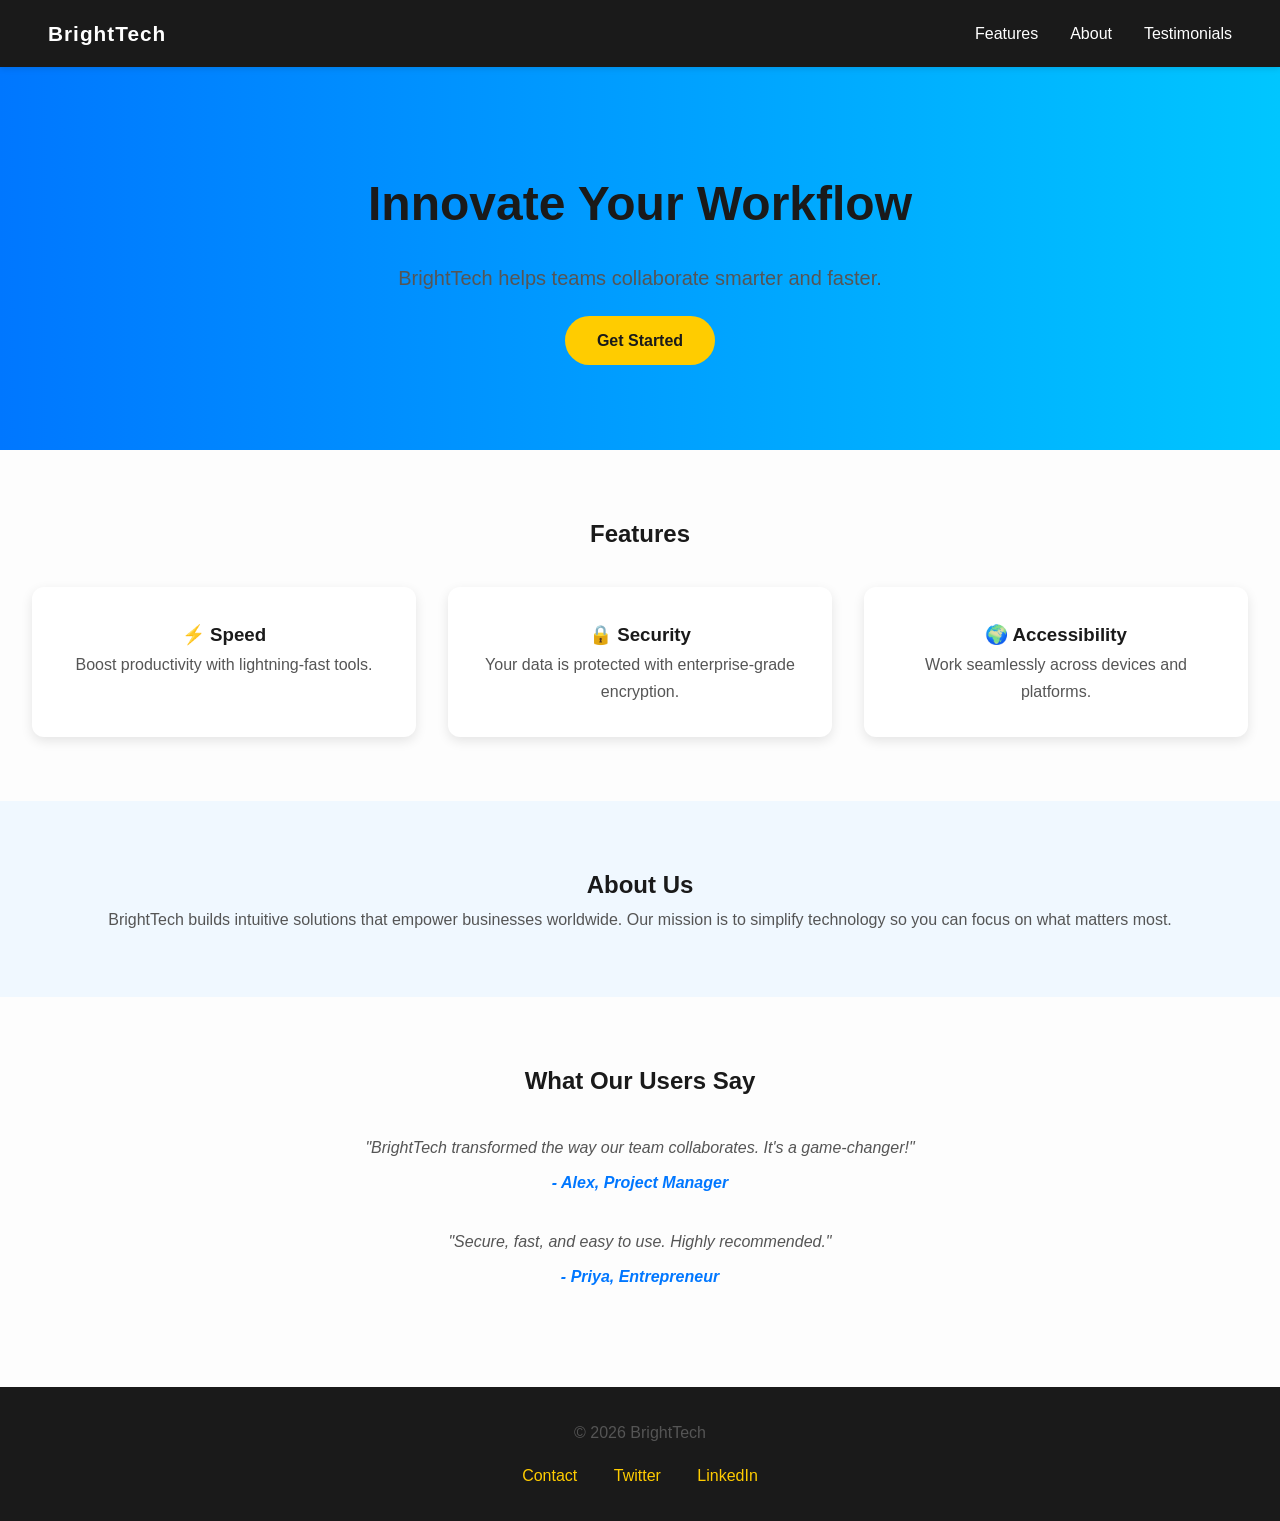
<file: landing_slide/index.html>
<!DOCTYPE html>
<html lang="en">
<head>
  <meta charset="UTF-8">
  <meta name="viewport" content="width=device-width, initial-scale=1.0">
  <title>BrightTech Landing Page</title>
  <link rel="stylesheet" href="style.css">
</head>
<body>
  <!-- Navigation -->
  <nav class="navbar">
    <div class="logo">BrightTech</div>
    <ul class="nav-links">
      <li><a href="#features">Features</a></li>
      <li><a href="#about">About</a></li>
      <li><a href="#testimonials">Testimonials</a></li>
    </ul>
  </nav>

  <!-- Hero Section -->
  <section class="hero">
    <div class="hero-content">
      <h1>Innovate Your Workflow</h1>
      <p>BrightTech helps teams collaborate smarter and faster.</p>
      <a href="#features" class="cta-btn">Get Started</a>
    </div>
  </section>

  <!-- Features Section -->
  <section id="features" class="content-section">
    <h2>Features</h2>
    <div class="features-grid">
      <div class="feature-card">
        <h3>⚡ Speed</h3>
        <p>Boost productivity with lightning-fast tools.</p>
      </div>
      <div class="feature-card">
        <h3>🔒 Security</h3>
        <p>Your data is protected with enterprise-grade encryption.</p>
      </div>
      <div class="feature-card">
        <h3>🌍 Accessibility</h3>
        <p>Work seamlessly across devices and platforms.</p>
      </div>
    </div>
  </section>

  <!-- About Section -->
  <section id="about" class="content-section alt-bg">
    <h2>About Us</h2>
    <p>BrightTech builds intuitive solutions that empower businesses worldwide. Our mission is to simplify technology so you can focus on what matters most.</p>
  </section>

  <!-- Testimonials Section -->
  <section id="testimonials" class="content-section">
    <h2>What Our Users Say</h2>
    <div class="testimonial">
      <p>"BrightTech transformed the way our team collaborates. It's a game-changer!"</p>
      <span>- Alex, Project Manager</span>
    </div>
    <div class="testimonial">
      <p>"Secure, fast, and easy to use. Highly recommended."</p>
      <span>- Priya, Entrepreneur</span>
    </div>
  </section>

  <!-- Footer -->
  <footer>
    <p>© 2026 BrightTech</p>
    <div class="footer-links">
      <a href="#">Contact</a>
      <a href="#">Twitter</a>
      <a href="#">LinkedIn</a>
    </div>
  </footer>
</body>
</html>
</file>
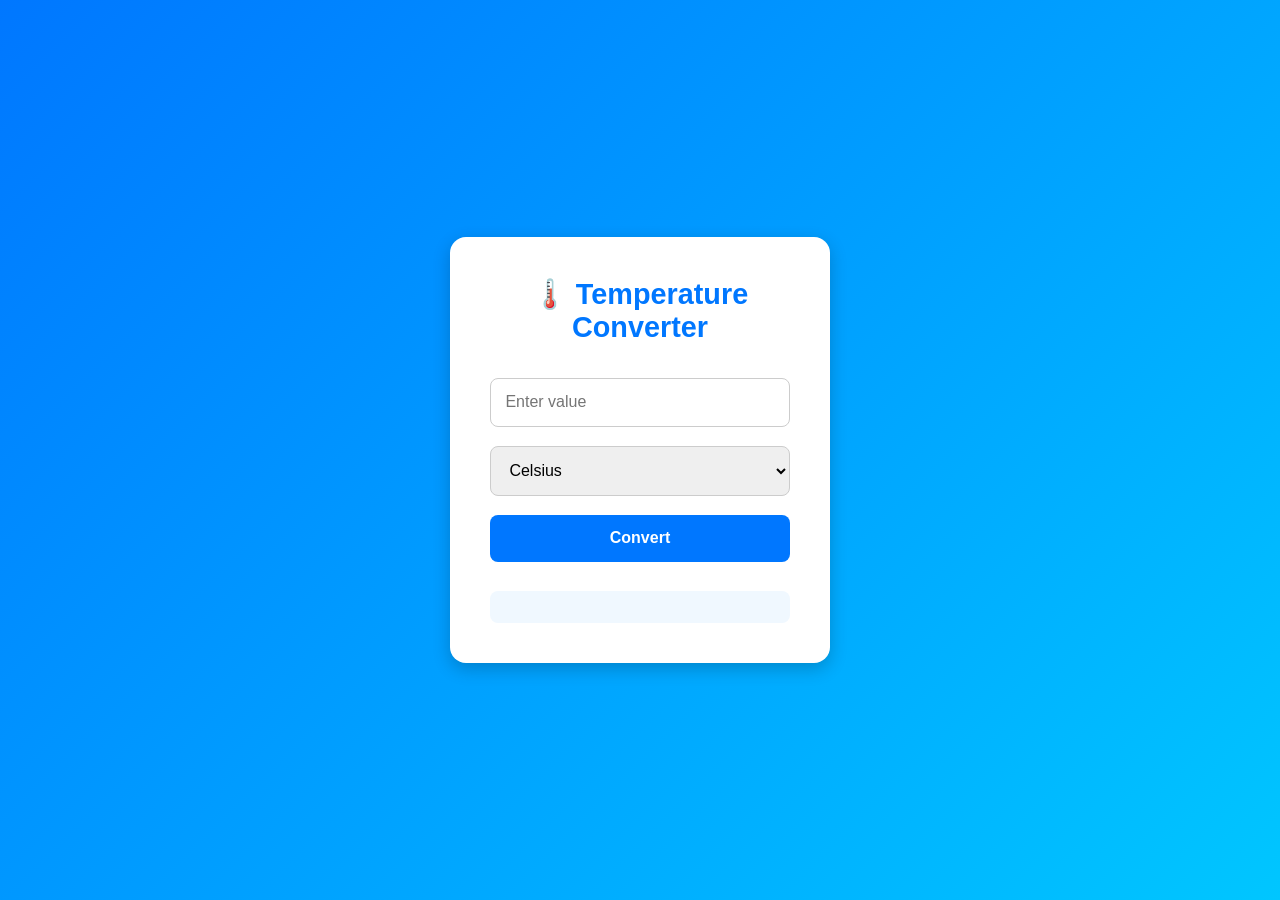
<file: temperature/index.html>
<!DOCTYPE html>
<html lang="en">
<head>
  <meta charset="UTF-8">
  <meta name="viewport" content="width=device-width, initial-scale=1.0">
  <title>Temperature Converter</title>
  <link rel="stylesheet" href="style.css">
</head>
<body>
  <div class="container">
    <h1>🌡️ Temperature Converter</h1>
    <div class="converter">
      <input type="number" id="tempInput" placeholder="Enter value">
      
      <select id="unitInput">
        <option value="C">Celsius</option>
        <option value="F">Fahrenheit</option>
        <option value="K">Kelvin</option>
      </select>
      
      <button onclick="convertTemp()">Convert</button>
      
      <div id="result"></div>
    </div>
  </div>
  
  <script src="script.js"></script>
</body>
</html>
</file>
<file: landing_slide/style.css>
/* Reset */
* {
  margin: 0;
  padding: 0;
  box-sizing: border-box;
}

/* Fonts & Colors */
body {
  font-family: 'Segoe UI', Roboto, sans-serif;
  line-height: 1.7;
  color: #2c3e50;
  background-color: #fdfdfd;
}

h1, h2, h3 {
  font-weight: 600;
  color: #1a1a1a;
}

p {
  color: #555;
}

a {
  text-decoration: none;
  color: inherit;
}

/* Navbar */
.navbar {
  position: sticky;
  top: 0;
  background: #1a1a1a;
  color: #fff;
  display: flex;
  justify-content: space-between;
  align-items: center;
  padding: 1rem 3rem;
  box-shadow: 0 2px 6px rgba(0,0,0,0.1);
}

.logo {
  font-size: 1.3rem;
  font-weight: bold;
  letter-spacing: 1px;
}

.nav-links {
  list-style: none;
  display: flex;
  gap: 2rem;
}

.nav-links a {
  color: #fff;
  transition: color 0.3s ease;
}

.nav-links a:hover {
  color: #ffcc00;
}

/* Hero */
.hero {
  background: linear-gradient(to right, #0077ff, #00c6ff);
  color: #fff;
  text-align: center;
  padding: 6rem 2rem;
}

.hero h1 {
  font-size: 3rem;
  margin-bottom: 1rem;
}

.hero p {
  font-size: 1.25rem;
  margin-bottom: 2rem;
}

.cta-btn {
  background: #ffcc00;
  color: #1a1a1a;
  padding: 1rem 2rem;
  border-radius: 50px;
  font-weight: bold;
  transition: background 0.3s ease;
}

.cta-btn:hover {
  background: #ffd633;
}

/* Content Sections */
.content-section {
  padding: 4rem 2rem;
  text-align: center;
}

.alt-bg {
  background: #f0f8ff;
}

.features-grid {
  display: flex;
  flex-wrap: wrap;
  gap: 2rem;
  justify-content: center;
  margin-top: 2rem;
}

.feature-card {
  background: #fff;
  padding: 2rem;
  border-radius: 12px;
  box-shadow: 0 4px 12px rgba(0,0,0,0.1);
  flex: 1 1 280px;
  transition: transform 0.3s ease;
}

.feature-card:hover {
  transform: translateY(-5px);
}

/* Testimonials */
.testimonial {
  margin: 2rem auto;
  max-width: 600px;
  font-style: italic;
  color: #333;
}

.testimonial span {
  display: block;
  margin-top: 0.5rem;
  font-weight: bold;
  color: #0077ff;
}

/* Footer */
footer {
  background: #1a1a1a;
  color: #fff;
  text-align: center;
  padding: 2rem;
}

.footer-links {
  margin-top: 1rem;
}

.footer-links a {
  margin: 0 1rem;
  color: #ffcc00;
  transition: color 0.3s ease;
}

.footer-links a:hover {
  color: #ffd633;
}

/* Responsive */
@media (max-width: 768px) {
  .features-grid {
    flex-direction: column;
    align-items: center;
  }

  .hero h1 {
    font-size: 2.2rem;
  }

  .hero p {
    font-size: 1rem;
  }
}
</file>
<file: temperature/style.css>
/* Reset */
* {
  margin: 0;
  padding: 0;
  box-sizing: border-box;
}

/* Body */
body {
  font-family: 'Segoe UI', Roboto, sans-serif;
  background: linear-gradient(135deg, #0077ff, #00c6ff);
  color: #333;
  display: flex;
  justify-content: center;
  align-items: center;
  height: 100vh;
}

/* Container */
.container {
  background: #fff;
  padding: 2.5rem;
  border-radius: 16px;
  box-shadow: 0 6px 18px rgba(0,0,0,0.2);
  text-align: center;
  width: 380px;
  animation: fadeIn 0.8s ease-in-out;
}

/* Title */
h1 {
  margin-bottom: 1.5rem;
  color: #0077ff;
  font-size: 1.8rem;
}

/* Converter Elements */
.converter input, 
.converter select, 
.converter button {
  width: 100%;
  padding: 0.9rem;
  margin: 0.6rem 0;
  border-radius: 8px;
  border: 1px solid #ccc;
  font-size: 1rem;
  transition: all 0.3s ease;
}

/* Input focus */
.converter input:focus, 
.converter select:focus {
  border-color: #0077ff;
  outline: none;
  box-shadow: 0 0 6px rgba(0,119,255,0.4);
}

/* Button */
.converter button {
  background: #0077ff;
  color: #fff;
  font-weight: bold;
  cursor: pointer;
  border: none;
}

.converter button:hover {
  background: #005fcc;
}

/* Result */
#result {
  margin-top: 1.2rem;
  font-weight: bold;
  color: #333;
  background: #f0f8ff;
  padding: 1rem;
  border-radius: 8px;
}

/* Animation */
@keyframes fadeIn {
  from { opacity: 0; transform: translateY(20px); }
  to { opacity: 1; transform: translateY(0); }
}

/* Responsive */
@media (max-width: 480px) {
  .container {
    width: 90%;
    padding: 2rem;
  }
}
</file>
